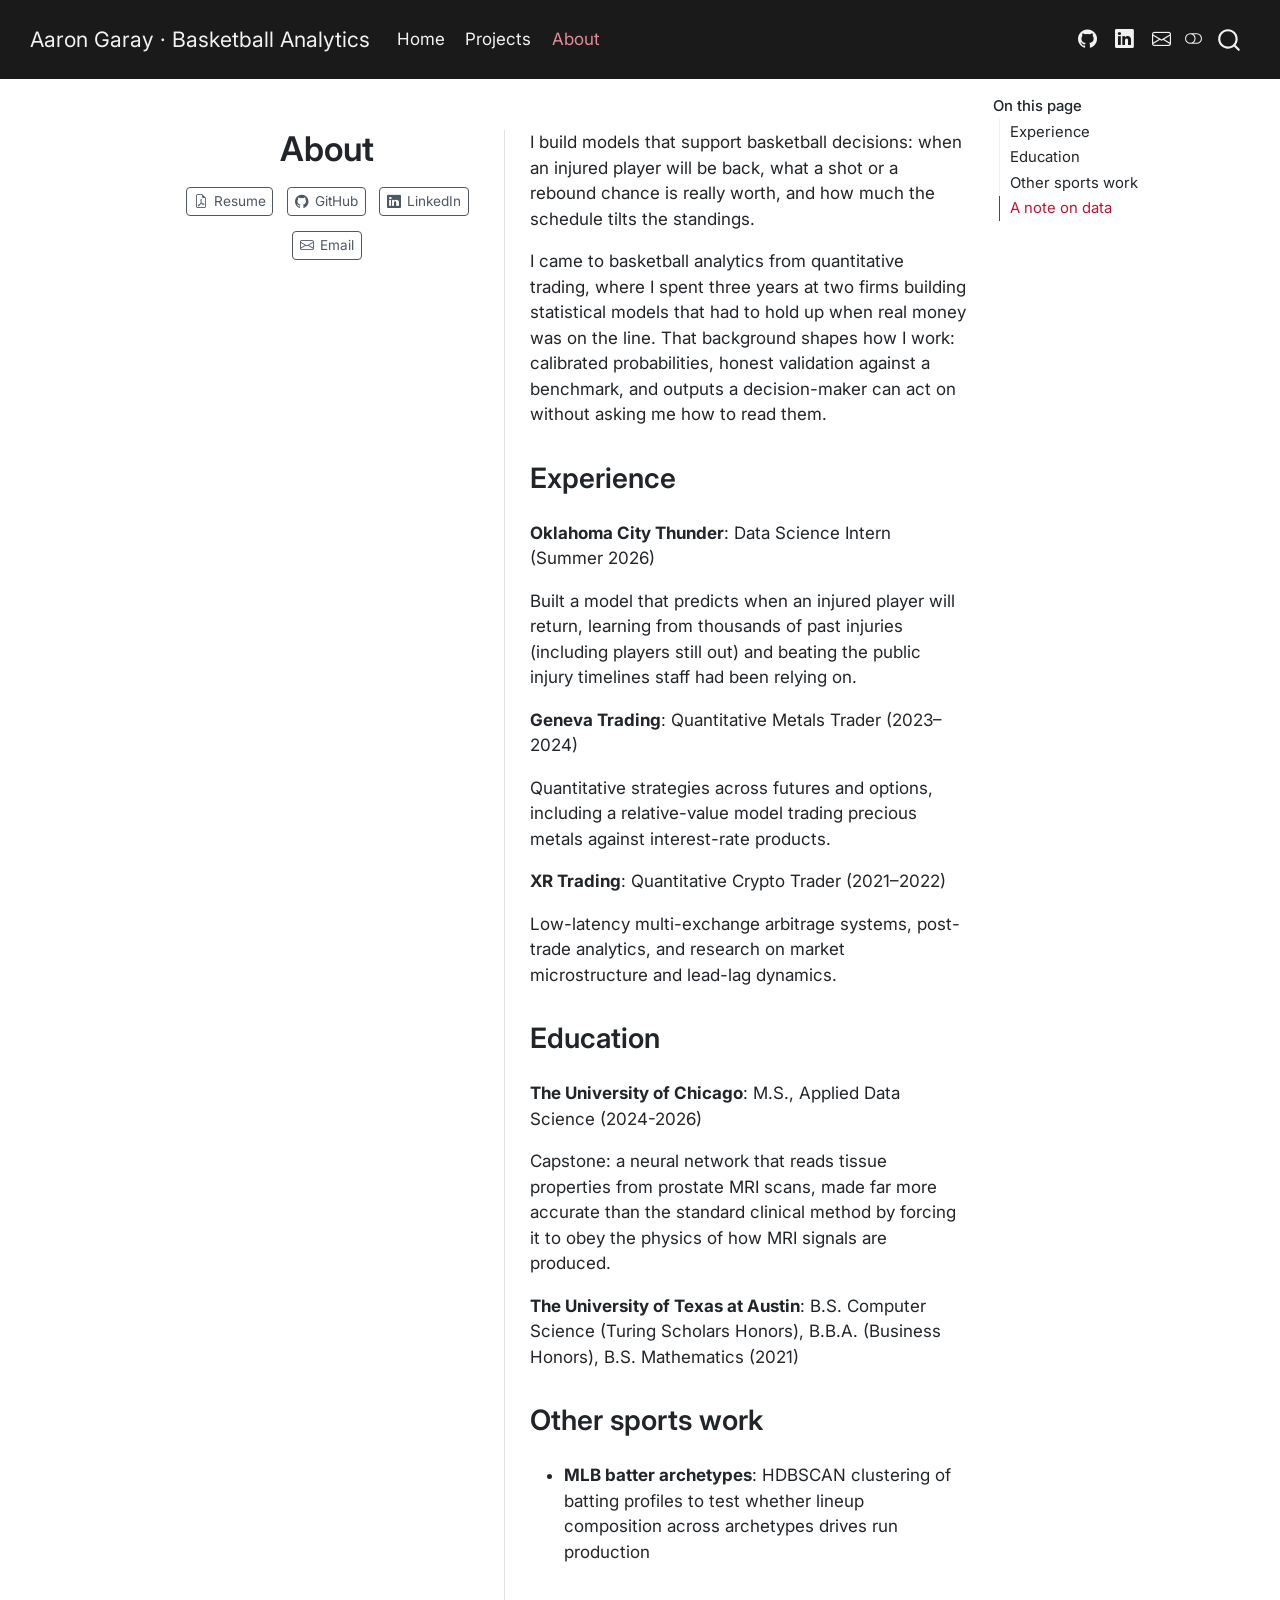
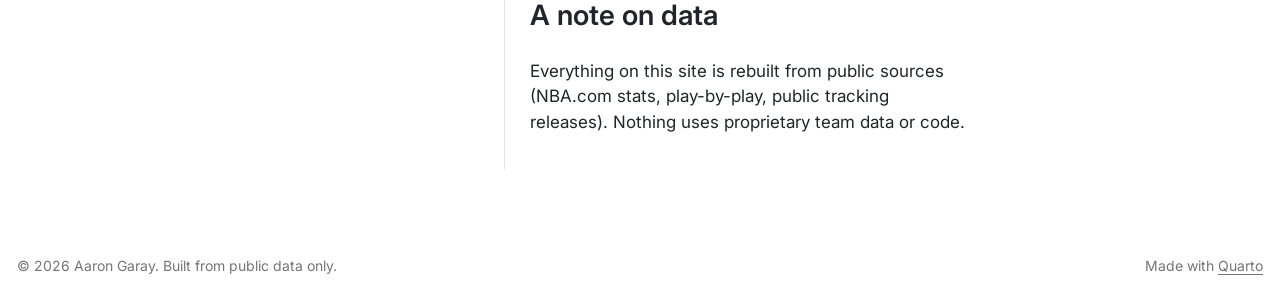
<file: about.html>
<!DOCTYPE html>
<html xmlns="http://www.w3.org/1999/xhtml" lang="en" xml:lang="en"><head>

<meta charset="utf-8">
<meta name="generator" content="quarto-1.10.19">

<meta name="viewport" content="width=device-width, initial-scale=1.0, user-scalable=yes">


<title>About – Aaron Garay · Basketball Analytics</title>
<style>
/* Default styles provided by pandoc.
** See https://pandoc.org/MANUAL.html#variables-for-html for config info.
*/
span.smallcaps{font-variant: small-caps;}
div.columns{display: flex; gap: 1.5em;}
div.column{flex: auto;}
@media screen {
div.columns{gap: min(4vw, 1.5em);}
div.column{overflow-x: auto;}
}
div.hanging-indent{margin-left: 1.5em; text-indent: -1.5em;}
ul.task-list{list-style: none;}
ul.task-list li input[type="checkbox"] {
  width: 0.8em;
  margin: 0 0.8em 0.2em -1em; /* quarto-specific, see https://github.com/quarto-dev/quarto-cli/issues/4556 */ 
  vertical-align: middle;
}
</style>


<script src="site_libs/quarto-nav/quarto-nav.js"></script>
<script src="site_libs/quarto-nav/headroom.min.js"></script>
<script src="site_libs/clipboard/clipboard.min.js"></script>
<script src="site_libs/quarto-search/autocomplete.umd.js"></script>
<script src="site_libs/quarto-search/fuse.min.js"></script>
<script src="site_libs/quarto-search/quarto-search.js"></script>
<meta name="quarto:offset" content="./">
<script src="site_libs/quarto-html/quarto.js" type="module"></script>
<script src="site_libs/quarto-html/tabsets/tabsets.js" type="module"></script>
<script src="site_libs/quarto-html/popper.min.js"></script>
<script src="site_libs/quarto-html/tippy.umd.min.js"></script>
<link href="site_libs/quarto-html/tippy.css" rel="stylesheet">
<link href="site_libs/quarto-html/quarto-syntax-highlighting-bf27225e3a48a9273f3daa8f8e829971.css" rel="stylesheet" class="quarto-color-scheme" id="quarto-text-highlighting-styles">
<link href="site_libs/quarto-html/quarto-syntax-highlighting-dark-b626d73c4c936ccc3cb08be7d45d1df6.css" rel="stylesheet" class="quarto-color-scheme quarto-color-alternate" id="quarto-text-highlighting-styles">
<link href="site_libs/quarto-html/quarto-syntax-highlighting-bf27225e3a48a9273f3daa8f8e829971.css" rel="stylesheet" class="quarto-color-scheme-extra" id="quarto-text-highlighting-styles">
<script src="site_libs/bootstrap/bootstrap.min.js"></script>
<link href="site_libs/bootstrap/bootstrap-icons.css" rel="stylesheet">
<link href="site_libs/bootstrap/bootstrap-ce6194d4757818fe899cf9afae61f88d.min.css" rel="stylesheet" append-hash="true" class="quarto-color-scheme" id="quarto-bootstrap" data-mode="light">
<link href="site_libs/bootstrap/bootstrap-dark-53510367652b9d6ea42027c552b97c7e.min.css" rel="stylesheet" append-hash="true" class="quarto-color-scheme quarto-color-alternate" id="quarto-bootstrap" data-mode="dark">
<link href="site_libs/bootstrap/bootstrap-ce6194d4757818fe899cf9afae61f88d.min.css" rel="stylesheet" append-hash="true" class="quarto-color-scheme-extra" id="quarto-bootstrap" data-mode="light">
<script id="quarto-search-options" type="application/json">{
  "location": "navbar",
  "copy-button": false,
  "collapse-after": 3,
  "panel-placement": "end",
  "type": "overlay",
  "limit": 50,
  "keyboard-shortcut": [
    "f",
    "/",
    "s"
  ],
  "show-item-context": false,
  "language": {
    "search-no-results-text": "No results",
    "search-matching-documents-text": "matching documents",
    "search-copy-link-title": "Copy link to search",
    "search-hide-matches-text": "Hide additional matches",
    "search-more-match-text": "more match in this document",
    "search-more-matches-text": "more matches in this document",
    "search-clear-button-title": "Clear",
    "search-text-placeholder": "",
    "search-detached-cancel-button-title": "Cancel",
    "search-submit-button-title": "Submit",
    "search-label": "Search"
  }
}</script>
<style>html{ scroll-behavior: smooth; }</style>


<meta property="og:title" content="About – Aaron Garay · Basketball Analytics">
<meta property="og:description" content="Models and research for basketball decision-making.">
<meta property="og:site_name" content="Aaron Garay · Basketball Analytics">
<meta name="twitter:title" content="About – Aaron Garay · Basketball Analytics">
<meta name="twitter:description" content="Models and research for basketball decision-making.">
<meta name="twitter:card" content="summary">
</head>

<body class="nav-fixed quarto-light"><script id="quarto-html-before-body" type="application/javascript">
    const toggleBodyColorMode = (bsSheetEl) => {
      const mode = bsSheetEl.getAttribute("data-mode");
      const bodyEl = window.document.querySelector("body");
      if (mode === "dark") {
        bodyEl.classList.add("quarto-dark");
        bodyEl.classList.remove("quarto-light");
      } else {
        bodyEl.classList.add("quarto-light");
        bodyEl.classList.remove("quarto-dark");
      }
    }
    const toggleBodyColorPrimary = () => {
      const bsSheetEl = window.document.querySelector("link#quarto-bootstrap:not([rel=disabled-stylesheet])");
      if (bsSheetEl) {
        toggleBodyColorMode(bsSheetEl);
      }
    }
    const setColorSchemeToggle = (alternate) => {
      const toggles = window.document.querySelectorAll('.quarto-color-scheme-toggle');
      for (let i=0; i < toggles.length; i++) {
        const toggle = toggles[i];
        if (toggle) {
          if (alternate) {
            toggle.classList.add("alternate");
          } else {
            toggle.classList.remove("alternate");
          }
        }
      }
    };
    const toggleColorMode = (alternate) => {
      // Switch the stylesheets
      const primaryStylesheets = window.document.querySelectorAll('link.quarto-color-scheme:not(.quarto-color-alternate)');
      const alternateStylesheets = window.document.querySelectorAll('link.quarto-color-scheme.quarto-color-alternate');
      manageTransitions('#quarto-margin-sidebar .nav-link', false);
      if (alternate) {
        // note: dark is layered on light, we don't disable primary!
        enableStylesheet(alternateStylesheets);
        for (const sheetNode of alternateStylesheets) {
          if (sheetNode.id === "quarto-bootstrap") {
            toggleBodyColorMode(sheetNode);
          }
        }
      } else {
        disableStylesheet(alternateStylesheets);
        enableStylesheet(primaryStylesheets)
        toggleBodyColorPrimary();
      }
      manageTransitions('#quarto-margin-sidebar .nav-link', true);
      // Switch the toggles
      setColorSchemeToggle(alternate)
      // Hack to workaround the fact that safari doesn't
      // properly recolor the scrollbar when toggling (#1455)
      if (navigator.userAgent.indexOf('Safari') > 0 && navigator.userAgent.indexOf('Chrome') == -1) {
        manageTransitions("body", false);
        window.scrollTo(0, 1);
        setTimeout(() => {
          window.scrollTo(0, 0);
          manageTransitions("body", true);
        }, 40);
      }
    }
    const disableStylesheet = (stylesheets) => {
      for (let i=0; i < stylesheets.length; i++) {
        const stylesheet = stylesheets[i];
        stylesheet.rel = 'disabled-stylesheet';
      }
    }
    const enableStylesheet = (stylesheets) => {
      for (let i=0; i < stylesheets.length; i++) {
        const stylesheet = stylesheets[i];
        if(stylesheet.rel !== 'stylesheet') { // for Chrome, which will still FOUC without this check
          stylesheet.rel = 'stylesheet';
        }
      }
    }
    const manageTransitions = (selector, allowTransitions) => {
      const els = window.document.querySelectorAll(selector);
      for (let i=0; i < els.length; i++) {
        const el = els[i];
        if (allowTransitions) {
          el.classList.remove('notransition');
        } else {
          el.classList.add('notransition');
        }
      }
    }
    const isFileUrl = () => {
      return window.location.protocol === 'file:';
    }
    const hasAlternateSentinel = () => {
      let styleSentinel = getColorSchemeSentinel();
      if (styleSentinel !== null) {
        return styleSentinel === "alternate";
      } else {
        return false;
      }
    }
    const setStyleSentinel = (alternate) => {
      const value = alternate ? "alternate" : "default";
      if (!isFileUrl()) {
        window.localStorage.setItem("quarto-color-scheme", value);
      } else {
        localAlternateSentinel = value;
      }
    }
    const getColorSchemeSentinel = () => {
      if (!isFileUrl()) {
        const storageValue = window.localStorage.getItem("quarto-color-scheme");
        return storageValue != null ? storageValue : localAlternateSentinel;
      } else {
        return localAlternateSentinel;
      }
    }
    const toggleGiscusIfUsed = (isAlternate, darkModeDefault) => {
      const baseTheme = document.querySelector('#giscus-base-theme')?.value ?? 'light';
      const alternateTheme = document.querySelector('#giscus-alt-theme')?.value ?? 'dark';
      let newTheme = '';
      if(authorPrefersDark) {
        newTheme = isAlternate ? baseTheme : alternateTheme;
      } else {
        newTheme = isAlternate ? alternateTheme : baseTheme;
      }
      const changeGiscusTheme = () => {
        // From: https://github.com/giscus/giscus/issues/336
        const sendMessage = (message) => {
          const iframe = document.querySelector('iframe.giscus-frame');
          if (!iframe) return;
          iframe.contentWindow.postMessage({ giscus: message }, 'https://giscus.app');
        }
        sendMessage({
          setConfig: {
            theme: newTheme
          }
        });
      }
      const isGiscussLoaded = window.document.querySelector('iframe.giscus-frame') !== null;
      if (isGiscussLoaded) {
        changeGiscusTheme();
      }
    };
    const authorPrefersDark = false;
    const darkModeDefault = authorPrefersDark;
      document.querySelector('link#quarto-text-highlighting-styles.quarto-color-scheme-extra').rel = 'disabled-stylesheet';
      document.querySelector('link#quarto-bootstrap.quarto-color-scheme-extra').rel = 'disabled-stylesheet';
    let localAlternateSentinel = darkModeDefault ? 'alternate' : 'default';
    // Dark / light mode switch
    window.quartoToggleColorScheme = () => {
      // Read the current dark / light value
      let toAlternate = !hasAlternateSentinel();
      toggleColorMode(toAlternate);
      setStyleSentinel(toAlternate);
      toggleGiscusIfUsed(toAlternate, darkModeDefault);
      window.dispatchEvent(new Event('resize'));
    };
    // Switch to dark mode if need be
    if (hasAlternateSentinel()) {
      toggleColorMode(true);
    } else {
      toggleColorMode(false);
    }
  </script>

<div id="quarto-search-results"></div>
  <header id="quarto-header" class="headroom fixed-top">
    <nav class="navbar navbar-expand-lg " data-bs-theme="dark">
      <div class="navbar-container container-fluid">
      <div class="navbar-brand-container mx-auto">
    <a class="navbar-brand" href="./index.html">
    <span class="navbar-title">Aaron Garay · Basketball Analytics</span>
    </a>
  </div>
            <div id="quarto-search" class="" title="Search"></div>
          <button class="navbar-toggler" type="button" data-bs-toggle="collapse" data-bs-target="#navbarCollapse" aria-controls="navbarCollapse" role="menu" aria-expanded="false" aria-label="Toggle navigation" onclick="if (window.quartoToggleHeadroom) { window.quartoToggleHeadroom(); }">
  <span class="navbar-toggler-icon"></span>
</button>
          <div class="collapse navbar-collapse" id="navbarCollapse">
            <ul class="navbar-nav navbar-nav-scroll me-auto">
  <li class="nav-item">
    <a class="nav-link" href="./index.html"> 
<span class="menu-text">Home</span></a>
  </li>  
  <li class="nav-item">
    <a class="nav-link" href="./projects.html"> 
<span class="menu-text">Projects</span></a>
  </li>  
  <li class="nav-item">
    <a class="nav-link active" href="./about.html" aria-current="page"> 
<span class="menu-text">About</span></a>
  </li>  
</ul>
            <ul class="navbar-nav navbar-nav-scroll ms-auto">
  <li class="nav-item compact">
    <a class="nav-link" href="https://github.com/AaronG428"> <i class="bi bi-github" role="img" aria-label="GitHub">
</i> 
<span class="menu-text"></span></a>
  </li>  
  <li class="nav-item compact">
    <a class="nav-link" href="https://www.linkedin.com/in/aarongaray"> <i class="bi bi-linkedin" role="img" aria-label="LinkedIn">
</i> 
<span class="menu-text"></span></a>
  </li>  
  <li class="nav-item compact">
    <a class="nav-link" href="mailto:aaron.m.garay@gmail.com"> <i class="bi bi-envelope" role="img" aria-label="Email">
</i> 
<span class="menu-text"></span></a>
  </li>  
</ul>
          </div> <!-- /navcollapse -->
            <div class="quarto-navbar-tools">
  <a href="" class="quarto-color-scheme-toggle quarto-navigation-tool  px-1" onclick="window.quartoToggleColorScheme(); return false;" title="Toggle dark mode"><i class="bi"></i></a>
</div>
      </div> <!-- /container-fluid -->
    </nav>
</header>
<!-- content -->
<div id="quarto-content" class="quarto-container page-columns page-rows-contents page-layout-article page-navbar">
<!-- sidebar -->
<!-- margin-sidebar -->
    <div id="quarto-margin-sidebar" class="sidebar margin-sidebar">
        <nav id="TOC" role="doc-toc" class="toc-active">
    <h2 id="toc-title">On this page</h2>
  <ul>
  <li><a href="#experience" id="toc-experience" class="nav-link active" data-scroll-target="#experience">Experience</a></li>
  <li><a href="#education" id="toc-education" class="nav-link" data-scroll-target="#education">Education</a></li>
  <li><a href="#other-sports-work" id="toc-other-sports-work" class="nav-link" data-scroll-target="#other-sports-work">Other sports work</a></li>
  <li><a href="#a-note-on-data" id="toc-a-note-on-data" class="nav-link" data-scroll-target="#a-note-on-data">A note on data</a></li>
  </ul>
</nav>
    </div>
<!-- main -->
<div class="quarto-about-trestles">
  <div class="about-entity">
<header id="title-block-header" class="quarto-title-block default">
<div class="quarto-title">
<h1 class="title">About</h1>
</div>
<div class="quarto-title-meta">
  </div>
</header>
    <div class="about-links">
  <a href="/files/resume.pdf" class="about-link" rel="" target="">
    <i class="bi bi-file-earmark-pdf"></i>
     <span class="about-link-text">Resume</span>
  </a>
  <a href="https://github.com/AaronG428" class="about-link" rel="" target="">
    <i class="bi bi-github"></i>
     <span class="about-link-text">GitHub</span>
  </a>
  <a href="https://www.linkedin.com/in/aarongaray" class="about-link" rel="" target="">
    <i class="bi bi-linkedin"></i>
     <span class="about-link-text">LinkedIn</span>
  </a>
  <a href="mailto:aaron.m.garay@gmail.com" class="about-link" rel="" target="">
    <i class="bi bi-envelope"></i>
     <span class="about-link-text">Email</span>
  </a>
</div>
  </div>
  <div class="about-contents"><main class="content" id="quarto-document-content">


<p>I build models that support basketball decisions: when an injured player will be back, what a shot or a rebound chance is really worth, and how much the schedule tilts the standings.</p>
<p>I came to basketball analytics from quantitative trading, where I spent three years at two firms building statistical models that had to hold up when real money was on the line. That background shapes how I work: calibrated probabilities, honest validation against a benchmark, and outputs a decision-maker can act on without asking me how to read them.</p>
<section id="experience" class="level2">
<h2 data-anchor-id="experience">Experience</h2>
<p><strong>Oklahoma City Thunder</strong>: Data Science Intern (Summer 2026)</p>
<p>Built a model that predicts when an injured player will return, learning from thousands of past injuries (including players still out) and beating the public injury timelines staff had been relying on.</p>
<p><strong>Geneva Trading</strong>: Quantitative Metals Trader (2023–2024)</p>
<p>Quantitative strategies across futures and options, including a relative-value model trading precious metals against interest-rate products.</p>
<p><strong>XR Trading</strong>: Quantitative Crypto Trader (2021–2022)</p>
<p>Low-latency multi-exchange arbitrage systems, post-trade analytics, and research on market microstructure and lead-lag dynamics.</p>
</section>
<section id="education" class="level2">
<h2 data-anchor-id="education">Education</h2>
<p><strong>The University of Chicago</strong>: M.S., Applied Data Science (2024-2026)</p>
<p>Capstone: a neural network that reads tissue properties from prostate MRI scans, made far more accurate than the standard clinical method by forcing it to obey the physics of how MRI signals are produced.</p>
<p><strong>The University of Texas at Austin</strong>: B.S. Computer Science (Turing Scholars Honors), B.B.A. (Business Honors), B.S. Mathematics (2021)</p>
</section>
<section id="other-sports-work" class="level2">
<h2 data-anchor-id="other-sports-work">Other sports work</h2>
<ul>
<li><strong>MLB batter archetypes</strong>: HDBSCAN clustering of batting profiles to test whether lineup composition across archetypes drives run production</li>
</ul>
</section>
<section id="a-note-on-data" class="level2">
<h2 data-anchor-id="a-note-on-data">A note on data</h2>
<p>Everything on this site is rebuilt from public sources (NBA.com stats, play-by-play, public tracking releases). Nothing uses proprietary team data or code.</p>


</section>
</main></div>
</div>
 <!-- /main -->
<script id="quarto-html-after-body" type="application/javascript">
  window.document.addEventListener("DOMContentLoaded", function (event) {
    // Ensure there is a toggle, if there isn't float one in the top right
    if (window.document.querySelector('.quarto-color-scheme-toggle') === null) {
      const a = window.document.createElement('a');
      a.classList.add('top-right');
      a.classList.add('quarto-color-scheme-toggle');
      a.href = "";
      a.onclick = function() { try { window.quartoToggleColorScheme(); } catch {} return false; };
      const i = window.document.createElement("i");
      i.classList.add('bi');
      a.appendChild(i);
      window.document.body.appendChild(a);
    }
    setColorSchemeToggle(hasAlternateSentinel())
    const isCodeAnnotation = (el) => {
      for (const clz of el.classList) {
        if (clz.startsWith('code-annotation-')) {                     
          return true;
        }
      }
      return false;
    }
    const onCopySuccess = function(e) {
      // button target
      const button = e.trigger;
      // don't keep focus
      button.blur();
      // flash "checked"
      button.classList.add('code-copy-button-checked');
      var currentTitle = button.getAttribute("title");
      button.setAttribute("title", "Copied!");
      let tooltip;
      if (window.bootstrap) {
        button.setAttribute("data-bs-toggle", "tooltip");
        button.setAttribute("data-bs-placement", "left");
        button.setAttribute("data-bs-title", "Copied!");
        tooltip = new bootstrap.Tooltip(button, 
          { trigger: "manual", 
            customClass: "code-copy-button-tooltip",
            offset: [0, -8]});
        tooltip.show();    
      }
      setTimeout(function() {
        if (tooltip) {
          tooltip.hide();
          button.removeAttribute("data-bs-title");
          button.removeAttribute("data-bs-toggle");
          button.removeAttribute("data-bs-placement");
        }
        button.setAttribute("title", currentTitle);
        button.classList.remove('code-copy-button-checked');
      }, 1000);
      // clear code selection
      e.clearSelection();
    }
    const getTextToCopy = function(trigger) {
      const outerScaffold = trigger.parentElement.cloneNode(true);
      const codeEl = outerScaffold.querySelector('code');
      for (const childEl of codeEl.children) {
        if (isCodeAnnotation(childEl)) {
          childEl.remove();
        }
      }
      return codeEl.innerText;
    }
    const clipboard = new window.ClipboardJS('.code-copy-button:not([data-in-quarto-modal])', {
      text: getTextToCopy
    });
    clipboard.on('success', onCopySuccess);
    if (window.document.getElementById('quarto-embedded-source-code-modal')) {
      const clipboardModal = new window.ClipboardJS('.code-copy-button[data-in-quarto-modal]', {
        text: getTextToCopy,
        container: window.document.getElementById('quarto-embedded-source-code-modal')
      });
      clipboardModal.on('success', onCopySuccess);
    }
    const viewSource = window.document.getElementById('quarto-view-source') ||
                       window.document.getElementById('quarto-code-tools-source');
    if (viewSource) {
      const sourceUrl = viewSource.getAttribute("data-quarto-source-url");
      viewSource.addEventListener("click", function(e) {
        if (sourceUrl) {
          // rstudio viewer pane
          if (/\bcapabilities=\b/.test(window.location)) {
            window.open(sourceUrl);
          } else {
            window.location.href = sourceUrl;
          }
        } else {
          const modal = new bootstrap.Modal(document.getElementById('quarto-embedded-source-code-modal'));
          modal.show();
        }
        return false;
      });
    }
    function toggleCodeHandler(show) {
      return function(e) {
        const cellDetails = window.document.querySelectorAll(".cell details.code-fold");
        for (let i=0; i<cellDetails.length; i++) {
          const details = cellDetails[i];
          if (show) {
            details.open = true;
          } else {
            details.removeAttribute("open");
          }
        }
        const cellCodeDivs = window.document.querySelectorAll(".cell div.sourceCode.cell-code");
        const fromCls = show ? "hidden" : "unhidden";
        const toCls = show ? "unhidden" : "hidden";
        for (let i=0; i<cellCodeDivs.length; i++) {
          const codeDiv = cellCodeDivs[i];
          if (codeDiv.classList.contains(fromCls)) {
            codeDiv.classList.remove(fromCls);
            codeDiv.classList.add(toCls);
          } 
        }
        return false;
      }
    }
    const hideAllCode = window.document.getElementById("quarto-hide-all-code");
    if (hideAllCode) {
      hideAllCode.addEventListener("click", toggleCodeHandler(false));
    }
    const showAllCode = window.document.getElementById("quarto-show-all-code");
    if (showAllCode) {
      showAllCode.addEventListener("click", toggleCodeHandler(true));
    }
      var localhostRegex = new RegExp(/^(?:http|https):\/\/localhost\:?[0-9]*\//);
      var mailtoRegex = new RegExp(/^mailto:/);
        var filterRegex = new RegExp("https:\/\/AaronG428\.github\.io");
      var isInternal = (href) => {
          return filterRegex.test(href) || localhostRegex.test(href) || mailtoRegex.test(href);
      }
      // Inspect non-navigation links and adorn them if external
     var links = window.document.querySelectorAll('a[href]:not(.nav-link):not(.navbar-brand):not(.toc-action):not(.sidebar-link):not(.sidebar-item-toggle):not(.pagination-link):not(.no-external):not([aria-hidden]):not(.dropdown-item):not(.quarto-navigation-tool):not(.about-link)');
      for (var i=0; i<links.length; i++) {
        const link = links[i];
        if (!isInternal(link.href)) {
          // undo the damage that might have been done by quarto-nav.js in the case of
          // links that we want to consider external
          if (link.dataset.originalHref !== undefined) {
            link.href = link.dataset.originalHref;
          }
        }
      }
    function tippyHover(el, contentFn, onTriggerFn, onUntriggerFn) {
      const config = {
        allowHTML: true,
        maxWidth: 500,
        delay: 100,
        arrow: false,
        appendTo: function(el) {
            return el.parentElement;
        },
        interactive: true,
        interactiveBorder: 10,
        theme: 'quarto',
        placement: 'bottom-start',
      };
      if (contentFn) {
        config.content = contentFn;
      }
      if (onTriggerFn) {
        config.onTrigger = onTriggerFn;
      }
      if (onUntriggerFn) {
        config.onUntrigger = onUntriggerFn;
      }
      window.tippy(el, config); 
    }
    const noterefs = window.document.querySelectorAll('a[role="doc-noteref"]');
    for (var i=0; i<noterefs.length; i++) {
      const ref = noterefs[i];
      tippyHover(ref, function() {
        // use id or data attribute instead here
        let href = ref.getAttribute('data-footnote-href') || ref.getAttribute('href');
        try { href = new URL(href).hash; } catch {}
        const id = href.replace(/^#\/?/, "");
        const note = window.document.getElementById(id);
        if (note) {
          return note.innerHTML;
        } else {
          return "";
        }
      });
    }
    const xrefs = window.document.querySelectorAll('a.quarto-xref');
    const processXRef = (id, note) => {
      // Strip column container classes
      const stripColumnClz = (el) => {
        el.classList.remove("page-full", "page-columns");
        if (el.children) {
          for (const child of el.children) {
            stripColumnClz(child);
          }
        }
      }
      stripColumnClz(note)
      if (id === null || id.startsWith('sec-')) {
        // Special case sections, only their first couple elements
        const container = document.createElement("div");
        if (note.children && note.children.length > 2) {
          container.appendChild(note.children[0].cloneNode(true));
          for (let i = 1; i < note.children.length; i++) {
            const child = note.children[i];
            if (child.tagName === "P" && child.innerText === "") {
              continue;
            } else {
              container.appendChild(child.cloneNode(true));
              break;
            }
          }
          if (window.Quarto?.typesetMath) {
            window.Quarto.typesetMath(container);
          }
          return container.innerHTML
        } else {
          if (window.Quarto?.typesetMath) {
            window.Quarto.typesetMath(note);
          }
          return note.innerHTML;
        }
      } else {
        // Remove any anchor links if they are present
        const anchorLink = note.querySelector('a.anchorjs-link');
        if (anchorLink) {
          anchorLink.remove();
        }
        if (window.Quarto?.typesetMath) {
          window.Quarto.typesetMath(note);
        }
        if (note.classList.contains("callout")) {
          return note.outerHTML;
        } else {
          return note.innerHTML;
        }
      }
    }
    for (var i=0; i<xrefs.length; i++) {
      const xref = xrefs[i];
      tippyHover(xref, undefined, function(instance) {
        instance.disable();
        let url = xref.getAttribute('href');
        let hash = undefined; 
        if (url.startsWith('#')) {
          hash = url;
        } else {
          try { hash = new URL(url).hash; } catch {}
        }
        if (hash) {
          const id = hash.replace(/^#\/?/, "");
          const note = window.document.getElementById(id);
          if (note !== null) {
            try {
              const html = processXRef(id, note.cloneNode(true));
              instance.setContent(html);
            } finally {
              instance.enable();
              instance.show();
            }
          } else {
            // See if we can fetch this
            fetch(url.split('#')[0])
            .then(res => res.text())
            .then(html => {
              const parser = new DOMParser();
              const htmlDoc = parser.parseFromString(html, "text/html");
              const note = htmlDoc.getElementById(id);
              if (note !== null) {
                const html = processXRef(id, note);
                instance.setContent(html);
              } 
            }).finally(() => {
              instance.enable();
              instance.show();
            });
          }
        } else {
          // See if we can fetch a full url (with no hash to target)
          // This is a special case and we should probably do some content thinning / targeting
          fetch(url)
          .then(res => res.text())
          .then(html => {
            const parser = new DOMParser();
            const htmlDoc = parser.parseFromString(html, "text/html");
            const note = htmlDoc.querySelector('main.content');
            if (note !== null) {
              // This should only happen for chapter cross references
              // (since there is no id in the URL)
              // remove the first header
              if (note.children.length > 0 && note.children[0].tagName === "HEADER") {
                note.children[0].remove();
              }
              const html = processXRef(null, note);
              instance.setContent(html);
            } 
          }).finally(() => {
            instance.enable();
            instance.show();
          });
        }
      }, function(instance) {
      });
    }
        let selectedAnnoteEl;
        const selectorForAnnotation = ( cell, annotation) => {
          let cellAttr = 'data-code-cell="' + cell + '"';
          let lineAttr = 'data-code-annotation="' +  annotation + '"';
          const selector = 'span[' + cellAttr + '][' + lineAttr + ']';
          return selector;
        }
        const selectCodeLines = (annoteEl) => {
          const doc = window.document;
          const targetCell = annoteEl.getAttribute("data-target-cell");
          const targetAnnotation = annoteEl.getAttribute("data-target-annotation");
          const annoteSpan = window.document.querySelector(selectorForAnnotation(targetCell, targetAnnotation));
          const lines = annoteSpan.getAttribute("data-code-lines").split(",");
          const lineIds = lines.map((line) => {
            return targetCell + "-" + line;
          })
          let top = null;
          let height = null;
          let parent = null;
          if (lineIds.length > 0) {
              //compute the position of the single el (top and bottom and make a div)
              const el = window.document.getElementById(lineIds[0]);
              top = el.offsetTop;
              height = el.offsetHeight;
              parent = el.parentElement.parentElement;
            if (lineIds.length > 1) {
              const lastEl = window.document.getElementById(lineIds[lineIds.length - 1]);
              const bottom = lastEl.offsetTop + lastEl.offsetHeight;
              height = bottom - top;
            }
            if (top !== null && height !== null && parent !== null) {
              // cook up a div (if necessary) and position it 
              let div = window.document.getElementById("code-annotation-line-highlight");
              if (div === null) {
                div = window.document.createElement("div");
                div.setAttribute("id", "code-annotation-line-highlight");
                div.style.position = 'absolute';
                parent.appendChild(div);
              }
              div.style.top = top - 2 + "px";
              div.style.height = height + 4 + "px";
              div.style.left = 0;
              let gutterDiv = window.document.getElementById("code-annotation-line-highlight-gutter");
              if (gutterDiv === null) {
                gutterDiv = window.document.createElement("div");
                gutterDiv.setAttribute("id", "code-annotation-line-highlight-gutter");
                gutterDiv.style.position = 'absolute';
                const codeCell = window.document.getElementById(targetCell);
                const gutter = codeCell.querySelector('.code-annotation-gutter');
                gutter.appendChild(gutterDiv);
              }
              gutterDiv.style.top = top - 2 + "px";
              gutterDiv.style.height = height + 4 + "px";
            }
            selectedAnnoteEl = annoteEl;
          }
        };
        const unselectCodeLines = () => {
          const elementsIds = ["code-annotation-line-highlight", "code-annotation-line-highlight-gutter"];
          elementsIds.forEach((elId) => {
            const div = window.document.getElementById(elId);
            if (div) {
              div.remove();
            }
          });
          selectedAnnoteEl = undefined;
        };
          // Handle positioning of the toggle
      window.addEventListener(
        "resize",
        throttle(() => {
          elRect = undefined;
          if (selectedAnnoteEl) {
            selectCodeLines(selectedAnnoteEl);
          }
        }, 10)
      );
      function throttle(fn, ms) {
      let throttle = false;
      let timer;
        return (...args) => {
          if(!throttle) { // first call gets through
              fn.apply(this, args);
              throttle = true;
          } else { // all the others get throttled
              if(timer) clearTimeout(timer); // cancel #2
              timer = setTimeout(() => {
                fn.apply(this, args);
                timer = throttle = false;
              }, ms);
          }
        };
      }
        // Attach click handler to the DT
        const annoteDls = window.document.querySelectorAll('dt[data-target-cell]');
        for (const annoteDlNode of annoteDls) {
          annoteDlNode.addEventListener('click', (event) => {
            const clickedEl = event.target;
            if (clickedEl !== selectedAnnoteEl) {
              unselectCodeLines();
              const activeEl = window.document.querySelector('dt[data-target-cell].code-annotation-active');
              if (activeEl) {
                activeEl.classList.remove('code-annotation-active');
              }
              selectCodeLines(clickedEl);
              clickedEl.classList.add('code-annotation-active');
            } else {
              // Unselect the line
              unselectCodeLines();
              clickedEl.classList.remove('code-annotation-active');
            }
          });
        }
    const findCites = (el) => {
      const parentEl = el.parentElement;
      if (parentEl) {
        const cites = parentEl.dataset.cites;
        if (cites) {
          return {
            el,
            cites: cites.split(' ')
          };
        } else {
          return findCites(el.parentElement)
        }
      } else {
        return undefined;
      }
    };
    var bibliorefs = window.document.querySelectorAll('a[role="doc-biblioref"]');
    for (var i=0; i<bibliorefs.length; i++) {
      const ref = bibliorefs[i];
      const citeInfo = findCites(ref);
      if (citeInfo) {
        tippyHover(citeInfo.el, function() {
          var popup = window.document.createElement('div');
          citeInfo.cites.forEach(function(cite) {
            var citeDiv = window.document.createElement('div');
            citeDiv.classList.add('hanging-indent');
            citeDiv.classList.add('csl-entry');
            var biblioDiv = window.document.getElementById('ref-' + cite);
            if (biblioDiv) {
              citeDiv.innerHTML = biblioDiv.innerHTML;
            }
            popup.appendChild(citeDiv);
          });
          return popup.innerHTML;
        });
      }
    }
  });
  </script>
</div> <!-- /content -->
<footer class="footer">
  <div class="nav-footer">
    <div class="nav-footer-left">
<p>© 2026 Aaron Garay. Built from public data only.</p>
</div>   
    <div class="nav-footer-center">
      &nbsp;
    </div>
    <div class="nav-footer-right">
<p>Made with <a href="https://quarto.org">Quarto</a></p>
</div>
  </div>
</footer>




<script src="site_libs/quarto-html/zenscroll-min.js"></script>
</body></html>
</file>
<file: site_libs/quarto-html/tippy.css>
.tippy-box[data-animation=fade][data-state=hidden]{opacity:0}[data-tippy-root]{max-width:calc(100vw - 10px)}.tippy-box{position:relative;background-color:#333;color:#fff;border-radius:4px;font-size:14px;line-height:1.4;white-space:normal;outline:0;transition-property:transform,visibility,opacity}.tippy-box[data-placement^=top]>.tippy-arrow{bottom:0}.tippy-box[data-placement^=top]>.tippy-arrow:before{bottom:-7px;left:0;border-width:8px 8px 0;border-top-color:initial;transform-origin:center top}.tippy-box[data-placement^=bottom]>.tippy-arrow{top:0}.tippy-box[data-placement^=bottom]>.tippy-arrow:before{top:-7px;left:0;border-width:0 8px 8px;border-bottom-color:initial;transform-origin:center bottom}.tippy-box[data-placement^=left]>.tippy-arrow{right:0}.tippy-box[data-placement^=left]>.tippy-arrow:before{border-width:8px 0 8px 8px;border-left-color:initial;right:-7px;transform-origin:center left}.tippy-box[data-placement^=right]>.tippy-arrow{left:0}.tippy-box[data-placement^=right]>.tippy-arrow:before{left:-7px;border-width:8px 8px 8px 0;border-right-color:initial;transform-origin:center right}.tippy-box[data-inertia][data-state=visible]{transition-timing-function:cubic-bezier(.54,1.5,.38,1.11)}.tippy-arrow{width:16px;height:16px;color:#333}.tippy-arrow:before{content:"";position:absolute;border-color:transparent;border-style:solid}.tippy-content{position:relative;padding:5px 9px;z-index:1}
</file>
<file: site_libs/quarto-html/quarto-syntax-highlighting-bf27225e3a48a9273f3daa8f8e829971.css>
/* quarto syntax highlight colors */
:root {
  --quarto-hl-ot-color: #003B4F;
  --quarto-hl-at-color: #657422;
  --quarto-hl-ss-color: #20794D;
  --quarto-hl-an-color: #5E5E5E;
  --quarto-hl-fu-color: #4758AB;
  --quarto-hl-st-color: #20794D;
  --quarto-hl-cf-color: #003B4F;
  --quarto-hl-op-color: #5E5E5E;
  --quarto-hl-er-color: #AD0000;
  --quarto-hl-bn-color: #AD0000;
  --quarto-hl-al-color: #AD0000;
  --quarto-hl-va-color: #111111;
  --quarto-hl-bu-color: inherit;
  --quarto-hl-ex-color: inherit;
  --quarto-hl-pp-color: #AD0000;
  --quarto-hl-in-color: #5E5E5E;
  --quarto-hl-vs-color: #20794D;
  --quarto-hl-wa-color: #5E5E5E;
  --quarto-hl-do-color: #5E5E5E;
  --quarto-hl-im-color: #00769E;
  --quarto-hl-ch-color: #20794D;
  --quarto-hl-dt-color: #AD0000;
  --quarto-hl-fl-color: #AD0000;
  --quarto-hl-co-color: #5E5E5E;
  --quarto-hl-cv-color: #5E5E5E;
  --quarto-hl-cn-color: #8f5902;
  --quarto-hl-sc-color: #5E5E5E;
  --quarto-hl-dv-color: #AD0000;
  --quarto-hl-kw-color: #003B4F;
}

/* other quarto variables */
:root {
  --quarto-font-monospace: SFMono-Regular, Menlo, Monaco, Consolas, "Liberation Mono", "Courier New", monospace;
}

/* syntax highlight based on Pandoc's rules */
pre > code.sourceCode > span {
  color: #003B4F;
}

code.sourceCode > span {
  color: #003B4F;
}

div.sourceCode,
div.sourceCode pre.sourceCode {
  color: #003B4F;
}

/* Normal */
code span {
  color: #003B4F;
}

/* Alert */
code span.al {
  color: #AD0000;
  font-style: inherit;
}

/* Annotation */
code span.an {
  color: #5E5E5E;
  font-style: inherit;
}

/* Attribute */
code span.at {
  color: #657422;
  font-style: inherit;
}

/* BaseN */
code span.bn {
  color: #AD0000;
  font-style: inherit;
}

/* BuiltIn */
code span.bu {
  font-style: inherit;
}

/* ControlFlow */
code span.cf {
  color: #003B4F;
  font-weight: bold;
  font-style: inherit;
}

/* Char */
code span.ch {
  color: #20794D;
  font-style: inherit;
}

/* Constant */
code span.cn {
  color: #8f5902;
  font-style: inherit;
}

/* Comment */
code span.co {
  color: #5E5E5E;
  font-style: inherit;
}

/* CommentVar */
code span.cv {
  color: #5E5E5E;
  font-style: italic;
}

/* Documentation */
code span.do {
  color: #5E5E5E;
  font-style: italic;
}

/* DataType */
code span.dt {
  color: #AD0000;
  font-style: inherit;
}

/* DecVal */
code span.dv {
  color: #AD0000;
  font-style: inherit;
}

/* Error */
code span.er {
  color: #AD0000;
  font-style: inherit;
}

/* Extension */
code span.ex {
  font-style: inherit;
}

/* Float */
code span.fl {
  color: #AD0000;
  font-style: inherit;
}

/* Function */
code span.fu {
  color: #4758AB;
  font-style: inherit;
}

/* Import */
code span.im {
  color: #00769E;
  font-style: inherit;
}

/* Information */
code span.in {
  color: #5E5E5E;
  font-style: inherit;
}

/* Keyword */
code span.kw {
  color: #003B4F;
  font-weight: bold;
  font-style: inherit;
}

/* Operator */
code span.op {
  color: #5E5E5E;
  font-style: inherit;
}

/* Other */
code span.ot {
  color: #003B4F;
  font-style: inherit;
}

/* Preprocessor */
code span.pp {
  color: #AD0000;
  font-style: inherit;
}

/* SpecialChar */
code span.sc {
  color: #5E5E5E;
  font-style: inherit;
}

/* SpecialString */
code span.ss {
  color: #20794D;
  font-style: inherit;
}

/* String */
code span.st {
  color: #20794D;
  font-style: inherit;
}

/* Variable */
code span.va {
  color: #111111;
  font-style: inherit;
}

/* VerbatimString */
code span.vs {
  color: #20794D;
  font-style: inherit;
}

/* Warning */
code span.wa {
  color: #5E5E5E;
  font-style: italic;
}

.prevent-inlining {
  content: "</";
}

/*# sourceMappingURL=8be38f48d34c45af72792cbd699585e7.css.map */
</file>
<file: site_libs/quarto-html/quarto-syntax-highlighting-dark-b626d73c4c936ccc3cb08be7d45d1df6.css>
/* quarto syntax highlight colors */
:root {
  --quarto-hl-al-color: #f07178;
  --quarto-hl-an-color: #d4d0ab;
  --quarto-hl-at-color: #00e0e0;
  --quarto-hl-bn-color: #d4d0ab;
  --quarto-hl-bu-color: #abe338;
  --quarto-hl-ch-color: #abe338;
  --quarto-hl-co-color: #f8f8f2;
  --quarto-hl-cv-color: #ffd700;
  --quarto-hl-cn-color: #ffd700;
  --quarto-hl-cf-color: #ffa07a;
  --quarto-hl-dt-color: #ffa07a;
  --quarto-hl-dv-color: #d4d0ab;
  --quarto-hl-do-color: #f8f8f2;
  --quarto-hl-er-color: #f07178;
  --quarto-hl-ex-color: #00e0e0;
  --quarto-hl-fl-color: #d4d0ab;
  --quarto-hl-fu-color: #ffa07a;
  --quarto-hl-im-color: #abe338;
  --quarto-hl-in-color: #d4d0ab;
  --quarto-hl-kw-color: #ffa07a;
  --quarto-hl-op-color: #ffa07a;
  --quarto-hl-ot-color: #00e0e0;
  --quarto-hl-pp-color: #dcc6e0;
  --quarto-hl-re-color: #00e0e0;
  --quarto-hl-sc-color: #abe338;
  --quarto-hl-ss-color: #abe338;
  --quarto-hl-st-color: #abe338;
  --quarto-hl-va-color: #00e0e0;
  --quarto-hl-vs-color: #abe338;
  --quarto-hl-wa-color: #dcc6e0;
}

/* other quarto variables */
:root {
  --quarto-font-monospace: SFMono-Regular, Menlo, Monaco, Consolas, "Liberation Mono", "Courier New", monospace;
}

/* syntax highlight based on Pandoc's rules */
pre > code.sourceCode > span {
  color: #f8f8f2;
}

code.sourceCode > span {
  color: #f8f8f2;
}

div.sourceCode,
div.sourceCode pre.sourceCode {
  color: #f8f8f2;
}

/* Normal */
code span {
  color: #f8f8f2;
}

/* Alert */
code span.al {
  color: #f07178;
}

/* Annotation */
code span.an {
  color: #d4d0ab;
}

/* Attribute */
code span.at {
  color: #00e0e0;
}

/* BaseN */
code span.bn {
  color: #d4d0ab;
}

/* BuiltIn */
code span.bu {
  color: #abe338;
}

/* ControlFlow */
code span.cf {
  font-weight: bold;
  color: #ffa07a;
}

/* Char */
code span.ch {
  color: #abe338;
}

/* Constant */
code span.cn {
  color: #ffd700;
}

/* Comment */
code span.co {
  font-style: italic;
  color: #f8f8f2;
}

/* CommentVar */
code span.cv {
  color: #ffd700;
}

/* Documentation */
code span.do {
  color: #f8f8f2;
}

/* DataType */
code span.dt {
  color: #ffa07a;
}

/* DecVal */
code span.dv {
  color: #d4d0ab;
}

/* Error */
code span.er {
  color: #f07178;
  text-decoration: underline;
}

/* Extension */
code span.ex {
  font-weight: bold;
  color: #00e0e0;
}

/* Float */
code span.fl {
  color: #d4d0ab;
}

/* Function */
code span.fu {
  color: #ffa07a;
}

/* Import */
code span.im {
  color: #abe338;
}

/* Information */
code span.in {
  color: #d4d0ab;
}

/* Keyword */
code span.kw {
  font-weight: bold;
  color: #ffa07a;
}

/* Operator */
code span.op {
  color: #ffa07a;
}

/* Other */
code span.ot {
  color: #00e0e0;
}

/* Preprocessor */
code span.pp {
  color: #dcc6e0;
}

/* RegionMarker */
code span.re {
  background-color: #f8f8f2;
  color: #00e0e0;
}

/* SpecialChar */
code span.sc {
  color: #abe338;
}

/* SpecialString */
code span.ss {
  color: #abe338;
}

/* String */
code span.st {
  color: #abe338;
}

/* Variable */
code span.va {
  color: #00e0e0;
}

/* VerbatimString */
code span.vs {
  color: #abe338;
}

/* Warning */
code span.wa {
  color: #dcc6e0;
}

.prevent-inlining {
  content: "</";
}

/*# sourceMappingURL=a269c63e8167c3ae395728e86feb0848.css.map */
</file>
